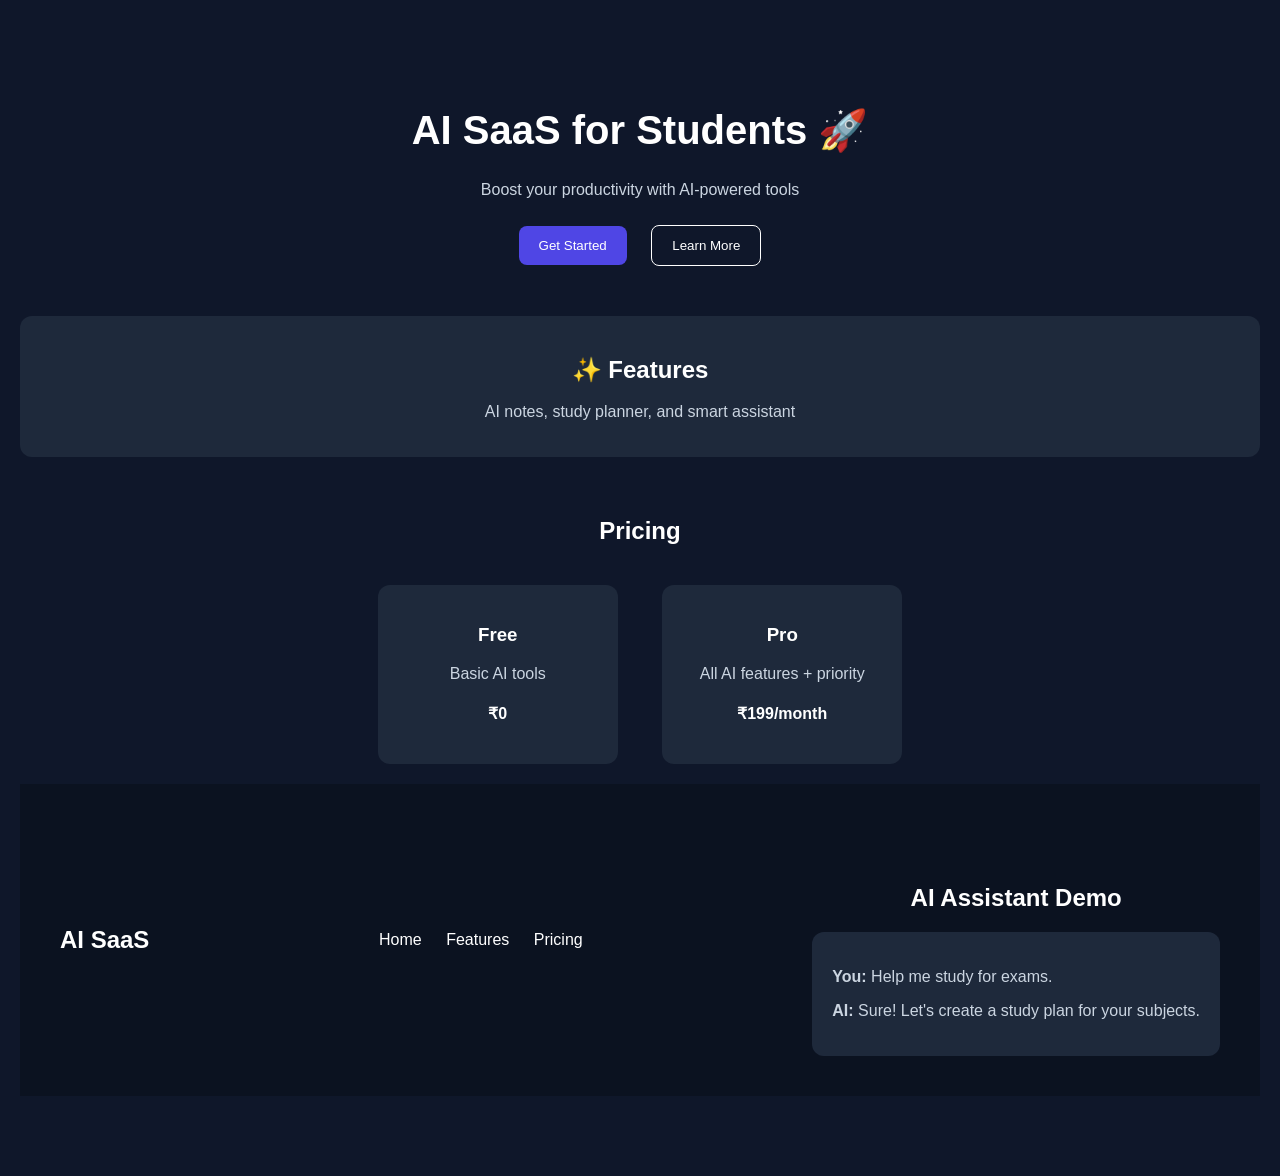
<file: Index.html>
<!DOCTYPE html>
<html>
<head>
  <title>My AI SaaS</title>
  <link rel="stylesheet" href="style.css">
</head>
<body>

  <div class="container">
    <h1>AI SaaS for Students 🚀</h1>
    <p>Boost your productivity with AI-powered tools</p>

    <button>Get Started</button>
    <button>Learn More</button>

    <div class="card">
      <h2>✨ Features</h2>
      <p>AI notes, study planner, and smart assistant</p>
    </div>
<div class="pricing">
  <h2>Pricing</h2>

  <div class="plan">
    <h3>Free</h3>
    <p>Basic AI tools</p>
    <h4>₹0</h4>
  </div>

  <div class="plan">
    <h3>Pro</h3>
    <p>All AI features + priority</p>
    <h4>₹199/month</h4>
  </div>
<div class="navbar">
  <h2>AI SaaS</h2>
  <div class="nav-links">
    <a href="#">Home</a>
    <a href="#">Features</a>
    <a href="#">Pricing</a>
  </div>
<div class="chat-demo">
  <h2>AI Assistant Demo</h2>

  <div class="chat-box">
    <p><strong>You:</strong> Help me study for exams.</p>
    <p><strong>AI:</strong> Sure! Let's create a study plan for your subjects.</p>
  </div>
</div>
  </div>

</body>
</html>
</file>
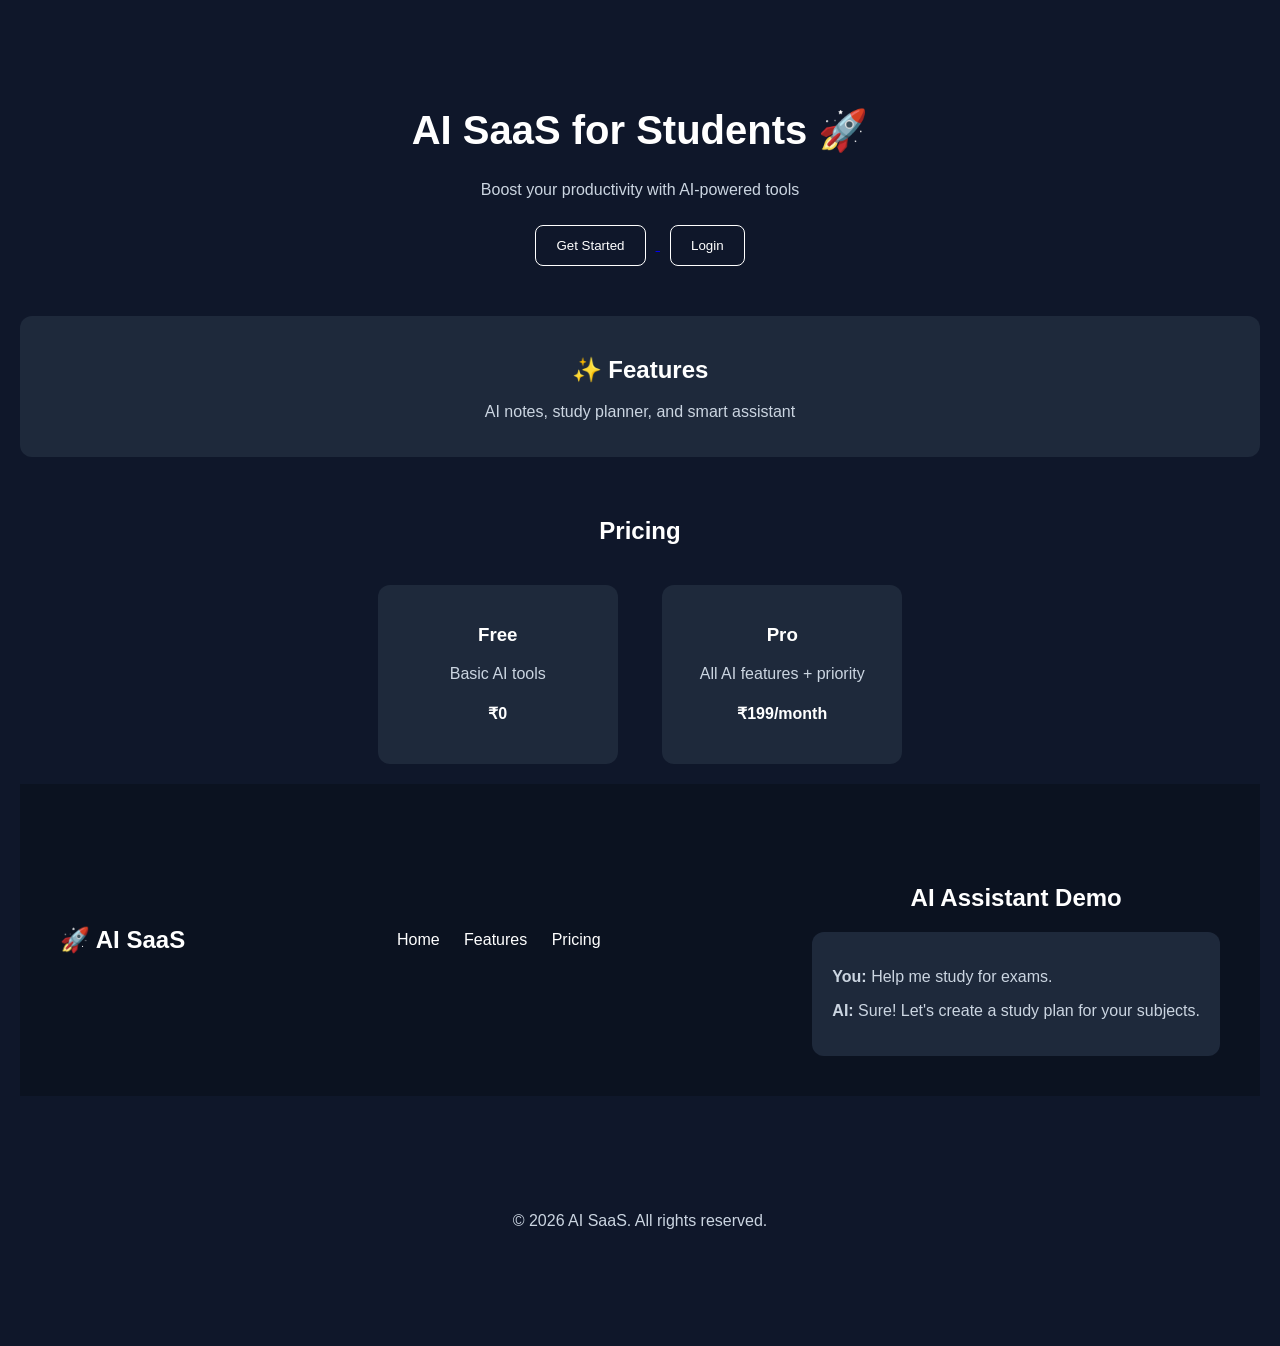
<file: index.html>
<!DOCTYPE html>
<html>
<head>
  <title>My AI SaaS</title>
  <link rel="stylesheet" href="style.css">
</head>
<body>

  <div class="container">
    <h1>AI SaaS for Students 🚀</h1>
    <p>Boost your productivity with AI-powered tools</p>

    <a href="dashboard.html">
  <button>Get Started</button>
    </a>
    <a href="login.html">
  <button>Login</button>
</a>
    <div class="card">
      <h2>✨ Features</h2>
      <p>AI notes, study planner, and smart assistant</p>
    </div>
<div class="pricing">
  <h2>Pricing</h2>

  <div class="plan">
    <h3>Free</h3>
    <p>Basic AI tools</p>
    <h4>₹0</h4>
  </div>

  <div class="plan">
    <h3>Pro</h3>
    <p>All AI features + priority</p>
    <h4>₹199/month</h4>
  </div>
<div class="navbar">
  <h2>🚀 AI SaaS</h2>
  <div class="nav-links">
    <a href="#">Home</a>
    <a href="#">Features</a>
    <a href="#">Pricing</a>
  </div>
<div class="chat-demo">
  <h2>AI Assistant Demo</h2>

  <div class="chat-box">
    <p><strong>You:</strong> Help me study for exams.</p>
    <p><strong>AI:</strong> Sure! Let's create a study plan for your subjects.</p>
  </div>
</div>
  </div>
<footer>
  <p>© 2026 AI SaaS. All rights reserved.</p>
</footer>
</body>
</html>
</file>
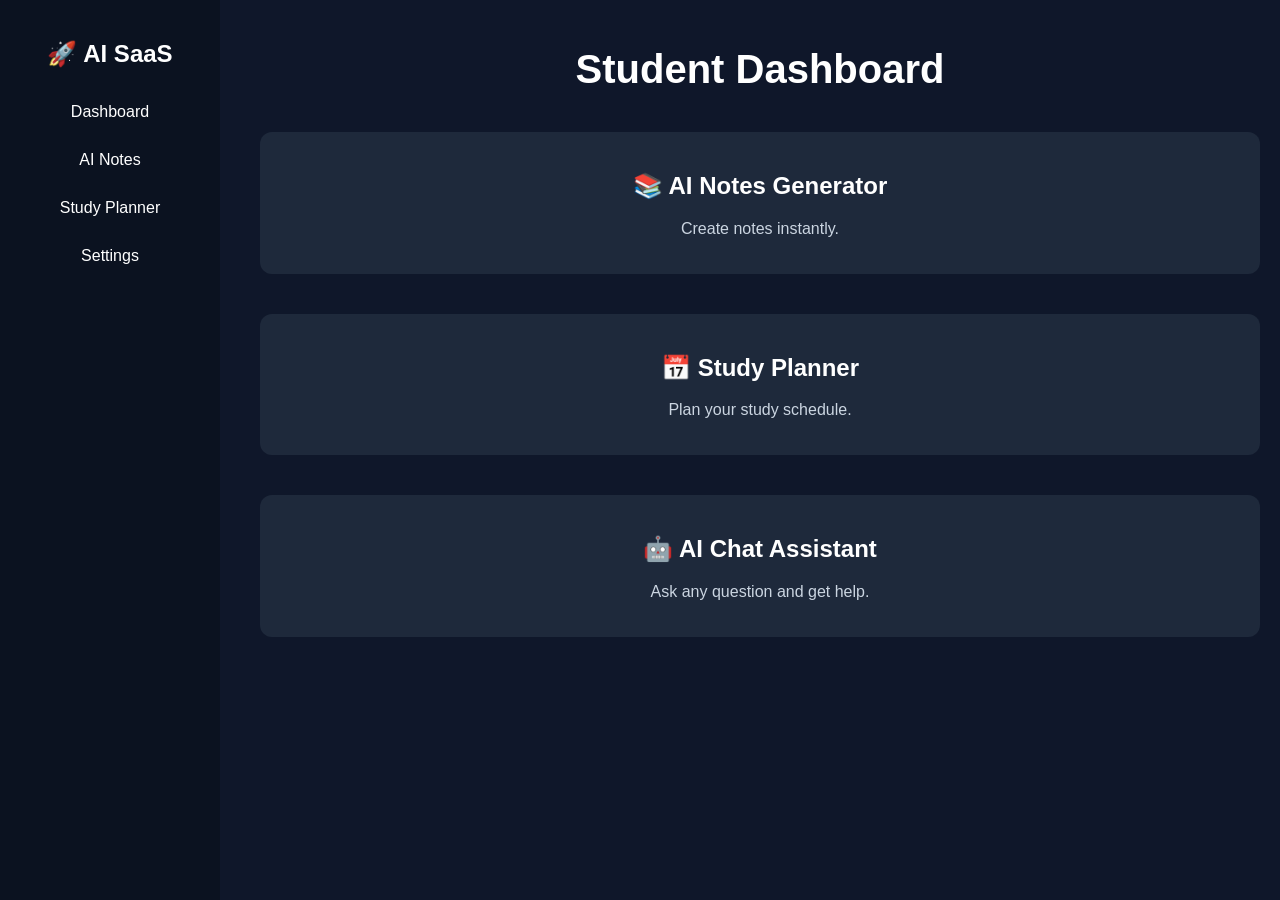
<file: dashboard.html>
<!DOCTYPE html>
<html>
<head>
  <title>Dashboard</title>
  <link rel="stylesheet" href="style.css">
</head>
<body>

  <div class="sidebar">
  <h2>🚀 AI SaaS</h2>

  <a href="#">Dashboard</a>
  <a href="#">AI Notes</a>
  <a href="#">Study Planner</a>
  <a href="#">Settings</a>
</div>

<div class="main-content">
  <h1>Student Dashboard</h1>

  <div class="card">
    <h2>📚 AI Notes Generator</h2>
    <p>Create notes instantly.</p>
  </div>

  <div class="card">
    <h2>📅 Study Planner</h2>
    <p>Plan your study schedule.</p>
  </div>

  <div class="card">
    <h2>🤖 AI Chat Assistant</h2>
    <p>Ask any question and get help.</p>
  </div>
</div>
</file>
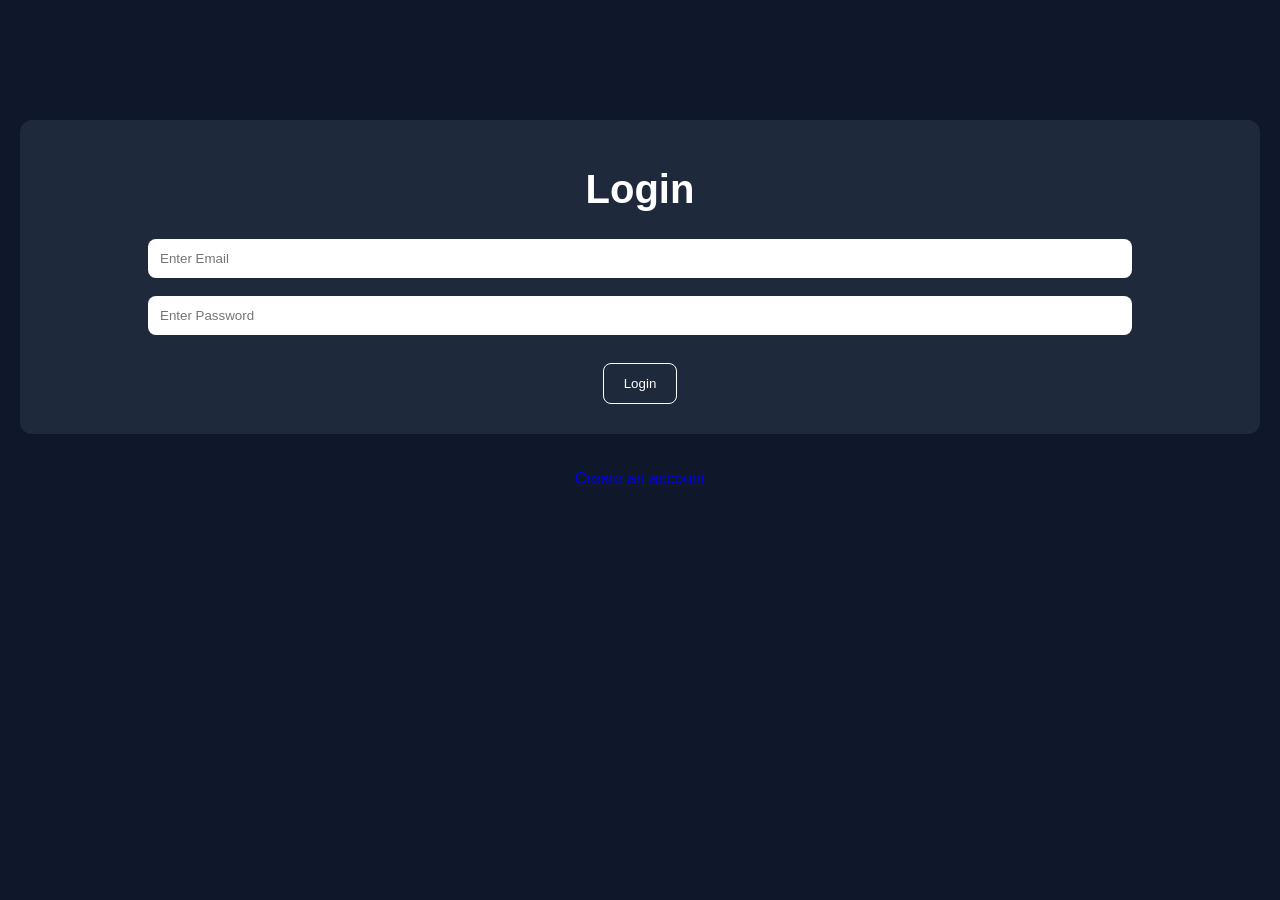
<file: login.html>
<!DOCTYPE html>
<html>
<head>
  <title>Login</title>
  <link rel="stylesheet" href="style.css">
</head>
<body>

<div class="container">
  <div class="card">
    <h1>Login</h1>

    <input type="email" placeholder="Enter Email">
    <br><br>

    <input type="password" placeholder="Enter Password">
    <br><br>

    <button>Login</button>
  </div>
  <br><br>
<a href="signup.html">Create an account</a>
</div>

</body>
</html>
</file>
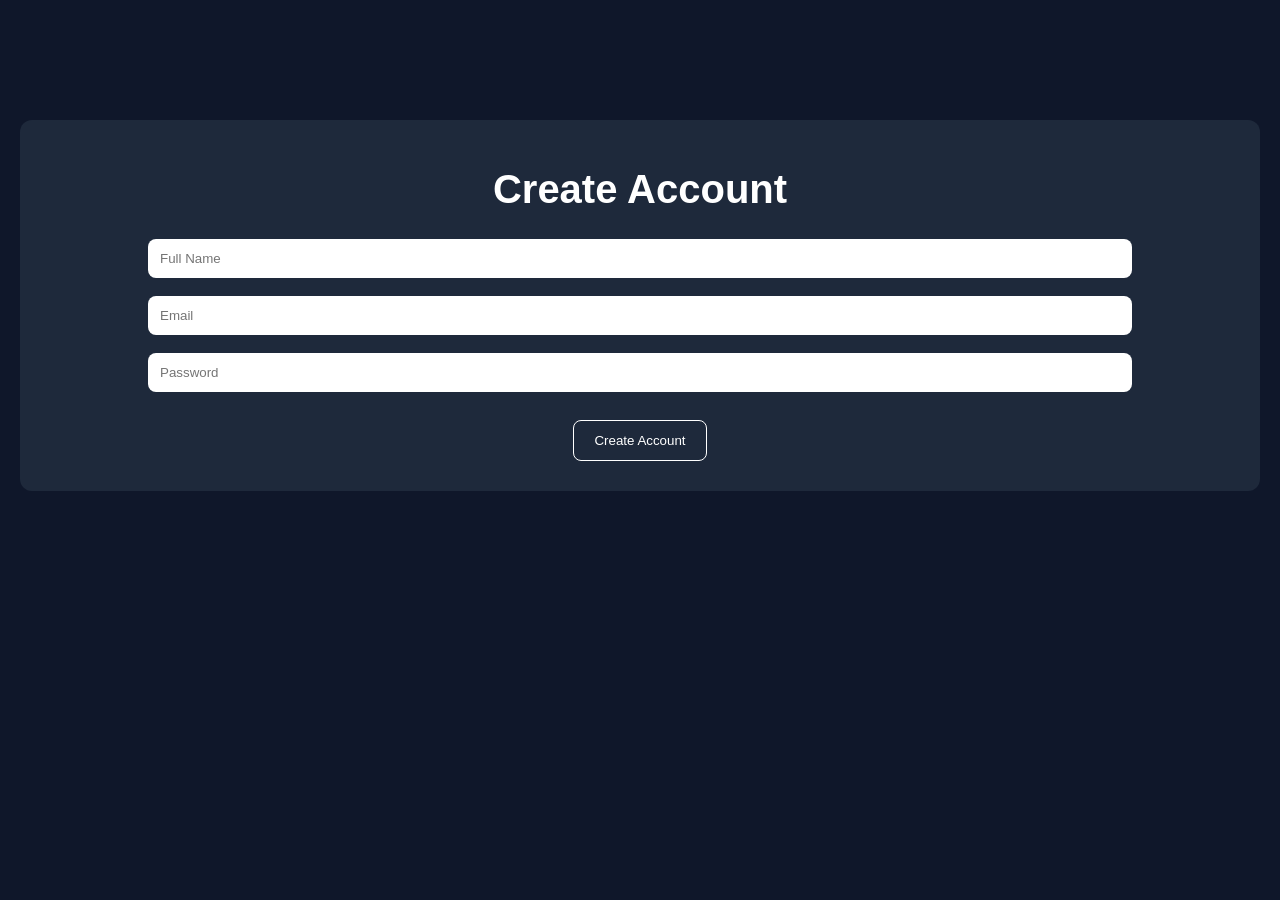
<file: signup.html>
<!DOCTYPE html>
<html>
<head>
  <title>Sign Up</title>
  <link rel="stylesheet" href="style.css">
</head>
<body>

<div class="container">
  <div class="card">
    <h1>Create Account</h1>

    <input type="text" placeholder="Full Name">
    <br><br>

    <input type="email" placeholder="Email">
    <br><br>

    <input type="password" placeholder="Password">
    <br><br>

    <button>Create Account</button>
  </div>
</div>

</body>
</html>
</file>
<file: style.css>
body {
  margin: 0;
  font-family: Arial, sans-serif;
  background: #0f172a;
  color: white;
  text-align: center;
}

.container {
  padding: 80px 20px;
}

h1 {
  font-size: 40px;
}

p {
  color: #cbd5e1;
}

button {
  margin: 10px;
  padding: 12px 20px;
  border: none;
  border-radius: 8px;
  cursor: pointer;
}

button:first-of-type {
  background: #4f46e5;
  color: white;
}

button:last-of-type {
  background: transparent;
  color: white;
  border: 1px solid white;
}

.card {
  margin-top: 40px;
  padding: 20px;
  background: #1e293b;
  border-radius: 12px;
}
.pricing {
  margin-top: 60px;
}

.plan {
  display: inline-block;
  margin: 20px;
  padding: 20px;
  background: #1e293b;
  border-radius: 12px;
  width: 200px;
}
.navbar {
  display: flex;
  justify-content: space-between;
  align-items: center;
  padding: 20px 40px;
  background: #0b1220;
  position: sticky;
  top: 0;
}

.nav-links a {
  color: white;
  margin: 0 10px;
  text-decoration: none;
}

.nav-links a:hover {
  color: #4f46e5;
}
.chat-demo {
  margin-top: 60px;
}

.chat-box {
  max-width: 600px;
  margin: 20px auto;
  padding: 20px;
  background: #1e293b;
  border-radius: 12px;
  text-align: left;
}
button:hover {
  opacity: 0.8;
}
footer {
  margin-top: 80px;
  padding: 20px;
  color: #94a3b8;
}
input {
  width: 80%;
  padding: 12px;
  border-radius: 8px;
  border: none;
}
.sidebar {
  position: fixed;
  left: 0;
  top: 0;
  width: 220px;
  height: 100%;
  background: #0b1220;
  padding-top: 20px;
}

.sidebar h2 {
  text-align: center;
}

.sidebar a {
  display: block;
  color: white;
  text-decoration: none;
  padding: 15px 20px;
}

.sidebar a:hover {
  background: #1e293b;
}

.main-content {
  margin-left: 240px;
  padding: 20px;
  }
</file>
